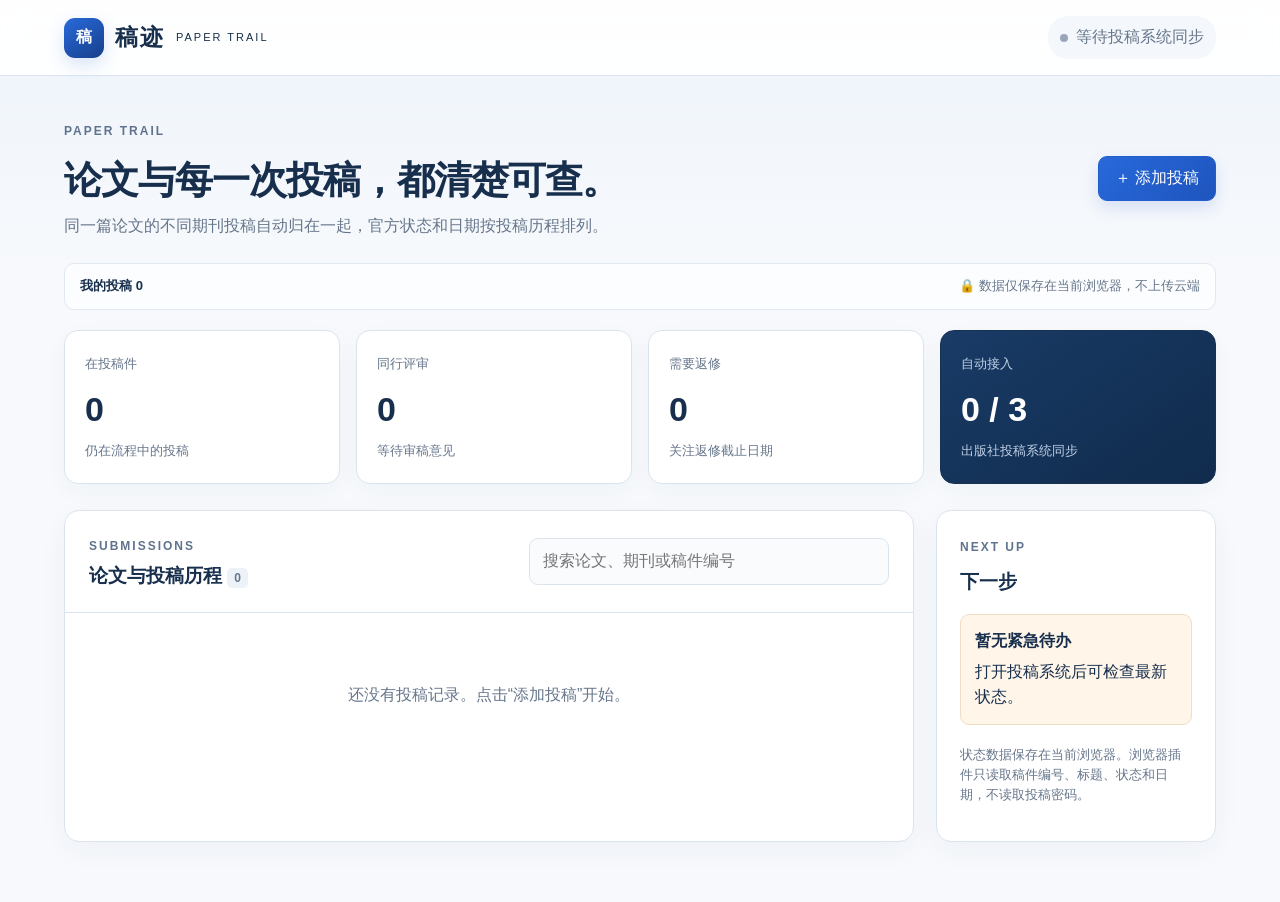
<file: index.html>
<!doctype html>
<html lang="zh-CN">
  <head>
    <meta charset="UTF-8" />
    <meta name="viewport" content="width=device-width, initial-scale=1" />
    <meta name="theme-color" content="#17335d" />
    <meta name="gaoji-tracker" content="v1" />
    <title>稿迹 · 投稿追踪</title>
    <link rel="icon" href="favicon.svg" />
    <link rel="stylesheet" href="styles.css" />
  </head>
  <body>
    <header class="topbar">
      <a class="brand" href="./" aria-label="稿迹首页">
        <span class="brand-mark">稿</span>
        <strong>稿迹</strong><small>PAPER TRAIL</small>
      </a>
      <button id="syncButton" class="quiet-button"><span id="syncDot" class="dot"></span><span id="syncText">等待投稿系统同步</span></button>
    </header>

    <main>
      <section class="heading">
        <div><span class="eyebrow">PAPER TRAIL</span><h1>论文与每一次投稿，都清楚可查。</h1><p>同一篇论文的不同期刊投稿自动归在一起，官方状态和日期按投稿历程排列。</p></div>
        <button id="addButton" class="primary-button">＋ 添加投稿</button>
      </section>

      <nav class="modebar" aria-label="数据模式">
        <strong>我的投稿 <span id="myCount">0</span></strong>
        <span id="privacyText">🔒 数据仅保存在当前浏览器，不上传云端</span>
      </nav>

      <section id="stats" class="stats"></section>

      <div class="workgrid">
        <section class="panel paper-panel">
          <div class="panel-head"><div><span class="eyebrow">SUBMISSIONS</span><h2>论文与投稿历程 <span id="listCount">0</span></h2></div><input id="search" type="search" placeholder="搜索论文、期刊或稿件编号" /></div>
          <section id="activeSection" class="paper-section">
            <div class="section-heading"><div><span class="section-dot active-dot"></span><h3>正在投稿</h3></div><span id="activeCount" class="section-count">0 篇</span></div>
            <div id="activeGroups" class="paper-groups"></div>
          </section>
          <section id="inactiveSection" class="paper-section ended-section">
            <div class="section-heading"><div><span class="section-dot ended-dot"></span><h3>已结束</h3></div><span id="inactiveCount" class="section-count">0 篇</span></div>
            <div id="inactiveGroups" class="paper-groups"></div>
          </section>
          <div id="empty" class="empty" hidden>还没有投稿记录。点击“添加投稿”开始。</div>
        </section>
        <aside class="next-card"><span class="eyebrow">NEXT UP</span><h2>下一步</h2><div id="nextTask"></div><p>状态数据保存在当前浏览器。浏览器插件只读取稿件编号、标题、状态和日期，不读取投稿密码。</p></aside>
      </div>
    </main>

    <dialog id="paperDialog">
      <form id="paperForm" method="dialog">
        <div class="dialog-head"><div><span class="eyebrow">NEW RECORD</span><h2 id="dialogTitle">添加投稿</h2></div><button type="button" data-close class="icon-button" aria-label="关闭">×</button></div>
        <input type="hidden" name="id" />
        <label>稿件标题<input name="title" required maxlength="500" /></label>
        <div class="two"><label>期刊<input name="journal" required maxlength="160" /></label><label>出版社<select name="publisher"><option>Elsevier</option><option>Taylor &amp; Francis</option><option>Springer Nature</option><option>其他</option></select></label></div>
        <div class="two"><label>稿件编号<input name="number" maxlength="80" /></label><label>初次投稿日期<input name="submitted" type="date" /></label></div>
        <div class="two"><label>当前状态<select name="status"><option>已投稿</option><option>编辑处理中</option><option>同行评审</option><option>等待决定</option><option>需要返修</option><option>已接收</option><option>已拒稿</option><option>已撤稿</option></select></label><label>系统原文<input name="raw" maxlength="120" placeholder="例如 Under Review" /></label></div>
        <label>状态更新日期<input name="statusDate" type="date" /></label>
        <label>投稿系统网址<input name="url" type="url" placeholder="https://…" /></label>
        <div class="dialog-actions"><button type="button" data-close class="secondary-button">取消</button><button id="saveButton" class="primary-button">保存记录</button></div>
      </form>
    </dialog>

    <div id="toast" role="status" aria-live="polite"></div>
    <script src="app.js"></script>
  </body>
</html>
</file>
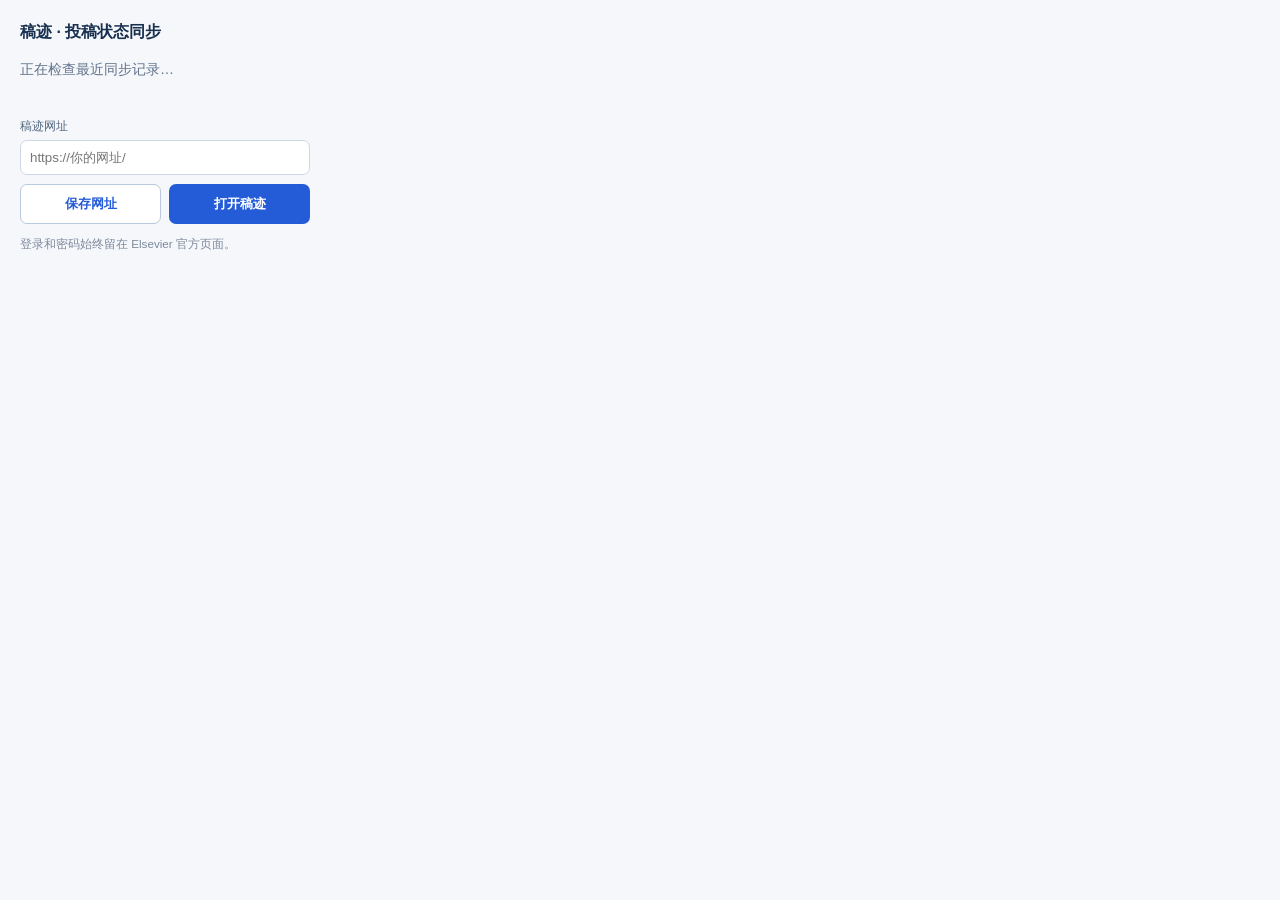
<file: extension/popup.html>
<!doctype html>
<html lang="zh-CN">
  <head><meta charset="utf-8" /><meta name="viewport" content="width=device-width,initial-scale=1" /><title>稿迹 · 投稿状态同步</title><link rel="stylesheet" href="popup.css" /></head>
  <body>
    <main>
      <strong>稿迹 · 投稿状态同步</strong>
      <p id="status">正在检查最近同步记录…</p>
      <label for="site-url">稿迹网址</label>
      <input id="site-url" type="url" placeholder="https://你的网址/" />
      <div class="actions"><button id="save-site">保存网址</button><button id="open-site">打开稿迹</button></div>
      <small id="message">登录和密码始终留在 Elsevier 官方页面。</small>
    </main>
    <script src="popup.js"></script>
  </body>
</html>
</file>
<file: styles.css>
:root{color-scheme:light;--ink:#172f4d;--muted:#66768b;--line:#dbe4ee;--blue:#225dcc;--paper:#fff;--back:#f3f6fa;--green:#18815a;--slate:#718096;font-family:Arial,"Microsoft YaHei","PingFang SC",sans-serif}*{box-sizing:border-box}body{margin:0;background:linear-gradient(180deg,#eef4fb 0,#f7f9fc 280px);color:var(--ink);font-size:16px;line-height:1.55}button,input,select{font:inherit}button,a{touch-action:manipulation}.topbar{height:76px;padding:0 max(5vw,24px);display:flex;align-items:center;justify-content:space-between;background:#ffffffea;border-bottom:1px solid var(--line);backdrop-filter:blur(12px);position:sticky;top:0;z-index:5}.brand{display:flex;align-items:center;gap:11px;color:var(--ink);text-decoration:none}.brand-mark{display:grid;place-items:center;width:40px;height:40px;background:linear-gradient(145deg,#286adc,#173f8a);color:#fff;border-radius:11px;font-weight:700;box-shadow:0 7px 18px #245bd72b}.brand strong{font-size:23px;letter-spacing:2px}.brand small{font-size:11px;letter-spacing:2px}.quiet-button,.icon-button{border:0;background:transparent;color:var(--muted);cursor:pointer}.quiet-button{padding:9px 12px;border-radius:20px;background:#f4f7fb}.dot{display:inline-block;width:8px;height:8px;border-radius:50%;background:#98a6b8;margin-right:8px}.dot.connected{background:#25a169;box-shadow:0 0 0 4px #25a16920}main{max-width:1460px;margin:auto;padding:42px 5vw 60px}.heading{display:flex;justify-content:space-between;align-items:center;gap:24px;margin-bottom:25px}.heading h1{margin:8px 0 4px;font-size:clamp(28px,3vw,38px);letter-spacing:-1px}.heading p{margin:0;color:var(--muted)}.eyebrow{font-size:12px;font-weight:700;letter-spacing:2px;color:#60738d}.primary-button,.secondary-button{min-height:42px;border-radius:9px;padding:9px 16px;cursor:pointer}.primary-button{border:1px solid var(--blue);background:linear-gradient(135deg,#2869db,#1e54bd);color:#fff;box-shadow:0 7px 16px #225dcc25}.secondary-button{border:1px solid var(--line);background:#fff;color:var(--ink)}.modebar{display:flex;justify-content:space-between;align-items:center;margin-bottom:20px;padding:12px 15px;background:#ffffffa8;border:1px solid #e0e8f2;border-radius:10px;color:var(--muted);font-size:13px}.modebar strong{color:var(--ink)}.stats{display:grid;grid-template-columns:repeat(4,1fr);gap:16px;margin-bottom:26px}.stat{background:#fff;border:1px solid var(--line);border-radius:14px;padding:20px;box-shadow:0 7px 24px #274a7309}.stat b{display:block;font-size:34px;margin:8px 0 2px}.stat span{font-size:13px;color:var(--muted)}.stat:last-child{background:linear-gradient(145deg,#193b66,#102b4c);color:#fff;border-color:#183352}.stat:last-child span{color:#bfd0e5}.workgrid{display:grid;grid-template-columns:minmax(0,1fr) 280px;gap:22px}.panel,.next-card{background:#fff;border:1px solid var(--line);border-radius:15px;box-shadow:0 8px 28px #274a730b}.paper-panel{overflow:hidden}.panel-head{display:flex;align-items:center;justify-content:space-between;gap:16px;padding:22px 24px;border-bottom:1px solid var(--line)}.panel h2,.next-card h2{margin:3px 0 0;font-size:19px}.panel h2 span{font-size:12px;background:#edf2f8;padding:3px 7px;border-radius:5px;color:var(--muted)}#search{width:min(360px,48%);border:1px solid var(--line);border-radius:9px;padding:10px 13px;background:#f9fbfd}.paper-section{padding:21px 24px 10px}.paper-section+.paper-section{border-top:1px solid var(--line)}.ended-section{background:#fafbfd}.section-heading{display:flex;align-items:center;justify-content:space-between;margin-bottom:13px}.section-heading>div{display:flex;align-items:center;gap:9px}.section-heading h3{font-size:15px;margin:0}.section-dot{width:9px;height:9px;border-radius:50%}.active-dot{background:var(--green);box-shadow:0 0 0 5px #18815a16}.ended-dot{background:#8995a5}.section-count{font-size:12px;color:var(--muted);background:#eef2f6;padding:3px 8px;border-radius:10px}.paper-groups{display:grid;gap:13px}.paper-card{border:1px solid #dfe7f0;border-radius:12px;overflow:hidden;background:#fff}.paper-summary{padding:16px 18px;display:flex;justify-content:space-between;align-items:flex-start;gap:16px;background:linear-gradient(90deg,#fff,#f8fbff)}.paper-title{margin:0;font-size:16px}.paper-subline{margin-top:4px;color:var(--muted);font-size:12px}.group-state{white-space:nowrap;font-size:12px;font-weight:700;padding:4px 9px;border-radius:20px;color:#176c4e;background:#e8f7f0}.group-state.ended{color:#647184;background:#edf1f5}.attempts{padding:0 18px 8px}.attempt{position:relative;display:grid;grid-template-columns:minmax(190px,1fr) minmax(160px,.8fr) auto;gap:18px;padding:15px 0 15px 20px;border-top:1px solid #edf1f5}.attempt:before{content:"";position:absolute;left:2px;top:23px;width:8px;height:8px;border-radius:50%;background:#2a67cf;box-shadow:0 0 0 4px #eaf1fc}.attempt:after{content:"";position:absolute;left:5.5px;top:34px;bottom:-16px;width:1px;background:#d6e1ef}.attempt:last-child:after{display:none}.attempt-journal{font-weight:700;font-size:14px}.attempt-meta,.attempt-dates,.event-list{color:var(--muted);font-size:12px;margin-top:3px}.attempt-dates span{display:block}.attempt-status{text-align:left}.badge{display:inline-block;padding:4px 9px;background:#edf3ff;color:#2d64c4;border-radius:6px;font-size:13px}.badge.revision{background:#fff0df;color:#a65a1d}.badge.done{background:#edf1f5;color:#627083}.raw{display:block;color:var(--muted);font-size:12px;margin-top:4px}.event-list{margin-top:8px;display:flex;flex-wrap:wrap;gap:5px}.event{padding:3px 7px;border-radius:6px;background:#f2f5f9}.attempt-actions{display:flex;align-items:flex-start;gap:3px}.row-action{border:0;background:transparent;color:var(--blue);cursor:pointer;padding:4px 6px}.delete-link{color:#a33f3f}.section-empty{padding:24px;text-align:center;color:#8a97a8;font-size:13px;border:1px dashed #dce4ed;border-radius:10px}.empty{padding:70px 20px;text-align:center;color:var(--muted)}.next-card{padding:23px;height:max-content}.next-card h2{margin:8px 0 18px}.task{padding:14px;background:#fff5e9;border:1px solid #f0ddc6;border-radius:9px}.task b{display:block;margin-bottom:6px}.next-card p{font-size:13px;color:var(--muted);margin-top:20px}dialog{width:min(620px,92vw);border:0;border-radius:14px;padding:0;box-shadow:0 20px 60px #10213b35}dialog::backdrop{background:#0c1b2e66}form{padding:26px}.dialog-head{display:flex;justify-content:space-between;align-items:flex-start}.dialog-head h2{margin:5px 0 18px}.icon-button{font-size:27px}label{display:flex;flex-direction:column;gap:6px;margin-bottom:14px;color:#4b607a;font-size:14px}input,select{min-height:42px;border:1px solid var(--line);border-radius:7px;padding:8px 10px;background:#fff;color:var(--ink)}.two{display:grid;grid-template-columns:1fr 1fr;gap:13px}.dialog-actions{display:flex;justify-content:flex-end;gap:9px;margin-top:20px}#toast{position:fixed;left:50%;bottom:24px;transform:translateX(-50%);background:#173152;color:#fff;padding:12px 18px;border-radius:9px;box-shadow:0 10px 35px #0d1d3033;display:none;z-index:10}@media(max-width:1050px){.attempt{grid-template-columns:1fr 1fr}.attempt-actions{grid-column:1/-1}}@media(max-width:900px){.stats{grid-template-columns:repeat(2,1fr)}.workgrid{grid-template-columns:1fr}.next-card{order:-1}}@media(max-width:640px){main{padding:28px 4vw}.heading{align-items:flex-start;flex-direction:column}.heading h1{font-size:27px}.modebar{align-items:flex-start;flex-direction:column;gap:7px}.stats{gap:10px}.stat{padding:16px}.stat b{font-size:28px}.panel-head{align-items:flex-start;flex-direction:column}#search{width:100%}.paper-section{padding:18px 14px}.paper-summary{padding:15px}.attempts{padding:0 15px 6px}.attempt{grid-template-columns:1fr;gap:8px}.attempt-status{text-align:left}.two{grid-template-columns:1fr}.brand small{display:none}.quiet-button{font-size:12px}}
</file>
<file: extension/popup.css>
body{margin:0;width:330px;background:#f5f7fb;color:#18304f;font:14px/1.55 Arial,"Microsoft YaHei",sans-serif}main{padding:20px}strong{font-size:16px}p{color:#61738b;min-height:44px}label{display:block;font-size:12px;color:#53677f}input{box-sizing:border-box;width:100%;margin:5px 0 0;padding:9px;border:1px solid #ccd8e6;border-radius:7px}.actions{display:grid;grid-template-columns:1fr 1fr;gap:8px}button{width:100%;border:0;border-radius:7px;background:#245bd7;color:#fff;padding:10px 8px;font-weight:600;cursor:pointer;margin-top:9px}.actions button:first-child{background:#fff;color:#245bd7;border:1px solid #b9c9e0}small{display:block;color:#7c899b;margin-top:11px;min-height:19px}
</file>
